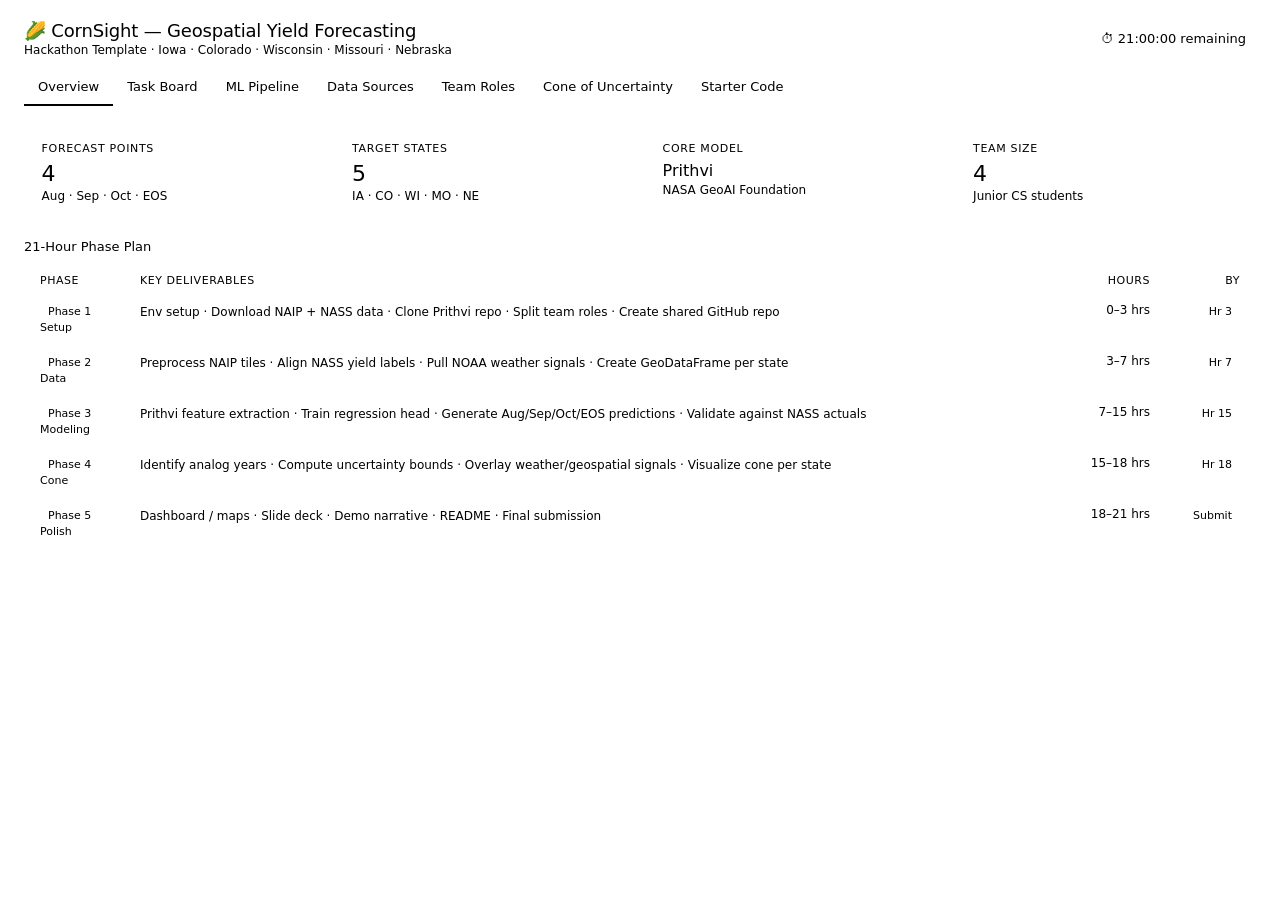
<file: corn_yield_hackathon_dashboard.html>
<!DOCTYPE html>
<html>
<head>
<meta charset="UTF-8">
<style>
  * { box-sizing: border-box; margin: 0; padding: 0; }
  body { font-family: var(--font-sans, system-ui, sans-serif); background: transparent; color: var(--color-text-primary); font-size: 14px; }

  .header { padding: 1.25rem 1.5rem 0.75rem; border-bottom: 0.5px solid var(--color-border-tertiary); display: flex; align-items: center; justify-content: space-between; flex-wrap: wrap; gap: 8px; }
  .header-title { font-size: 18px; font-weight: 500; letter-spacing: -0.01em; }
  .header-sub { font-size: 12px; color: var(--color-text-secondary); margin-top: 2px; }
  .timer { font-size: 13px; font-weight: 500; background: var(--color-background-warning); color: var(--color-text-warning); padding: 4px 10px; border-radius: 6px; }

  .tabs { display: flex; gap: 0; border-bottom: 0.5px solid var(--color-border-tertiary); padding: 0 1.5rem; overflow-x: auto; }
  .tab { padding: 10px 14px; font-size: 13px; cursor: pointer; border-bottom: 2px solid transparent; color: var(--color-text-secondary); white-space: nowrap; transition: color 0.15s; }
  .tab.active { color: var(--color-text-primary); border-bottom-color: var(--color-text-primary); font-weight: 500; }
  .tab:hover:not(.active) { color: var(--color-text-primary); }

  .panel { display: none; padding: 1.25rem 1.5rem; }
  .panel.active { display: block; }

  .grid2 { display: grid; grid-template-columns: repeat(auto-fit, minmax(280px, 1fr)); gap: 12px; }
  .grid3 { display: grid; grid-template-columns: repeat(auto-fit, minmax(180px, 1fr)); gap: 10px; }
  .grid4 { display: grid; grid-template-columns: repeat(auto-fit, minmax(140px, 1fr)); gap: 10px; }

  .card { background: var(--color-background-primary); border: 0.5px solid var(--color-border-tertiary); border-radius: 10px; padding: 1rem 1.1rem; }
  .card-label { font-size: 11px; color: var(--color-text-secondary); text-transform: uppercase; letter-spacing: 0.06em; margin-bottom: 6px; }
  .card-val { font-size: 22px; font-weight: 500; }
  .card-sub { font-size: 12px; color: var(--color-text-secondary); margin-top: 3px; }

  .section-head { font-size: 13px; font-weight: 500; color: var(--color-text-secondary); margin-bottom: 10px; margin-top: 1rem; }
  .section-head:first-child { margin-top: 0; }

  /* Phase timeline */
  .phase-row { display: grid; grid-template-columns: 90px 1fr 80px 80px; gap: 10px; align-items: start; padding: 10px 0; border-bottom: 0.5px solid var(--color-border-tertiary); }
  .phase-row:last-child { border-bottom: none; }
  .phase-label { font-size: 12px; font-weight: 500; }
  .phase-tasks { font-size: 12px; color: var(--color-text-secondary); line-height: 1.6; }
  .phase-hrs { font-size: 12px; color: var(--color-text-secondary); text-align: right; }
  .badge { display: inline-block; font-size: 11px; padding: 2px 8px; border-radius: 4px; font-weight: 500; }
  .badge-blue { background: var(--color-background-info); color: var(--color-text-info); }
  .badge-green { background: var(--color-background-success); color: var(--color-text-success); }
  .badge-amber { background: var(--color-background-warning); color: var(--color-text-warning); }
  .badge-red { background: var(--color-background-danger); color: var(--color-text-danger); }

  /* Task list */
  .task { display: flex; gap: 10px; align-items: flex-start; padding: 8px 0; border-bottom: 0.5px solid var(--color-border-tertiary); }
  .task:last-child { border-bottom: none; }
  .task input[type=checkbox] { margin-top: 2px; flex-shrink: 0; cursor: pointer; }
  .task-body { flex: 1; }
  .task-title { font-size: 13px; line-height: 1.4; }
  .task-title.done { text-decoration: line-through; color: var(--color-text-secondary); }
  .task-meta { font-size: 11px; color: var(--color-text-secondary); margin-top: 2px; }
  .task-owner { font-size: 11px; font-weight: 500; padding: 1px 7px; border-radius: 20px; border: 0.5px solid var(--color-border-secondary); color: var(--color-text-secondary); white-space: nowrap; }

  /* Data sources */
  .source-row { display: flex; align-items: center; gap: 10px; padding: 9px 0; border-bottom: 0.5px solid var(--color-border-tertiary); }
  .source-row:last-child { border-bottom: none; }
  .source-dot { width: 8px; height: 8px; border-radius: 50%; flex-shrink: 0; }
  .source-name { font-size: 13px; font-weight: 500; flex: 1; }
  .source-desc { font-size: 12px; color: var(--color-text-secondary); }
  .source-link { font-size: 12px; color: var(--color-text-info); cursor: pointer; text-decoration: underline; white-space: nowrap; }

  /* Architecture */
  .arch-layer { border: 0.5px solid var(--color-border-tertiary); border-radius: 8px; padding: 10px 12px; margin-bottom: 8px; }
  .arch-layer-title { font-size: 11px; font-weight: 500; text-transform: uppercase; letter-spacing: 0.06em; color: var(--color-text-secondary); margin-bottom: 8px; }
  .arch-chips { display: flex; flex-wrap: wrap; gap: 6px; }
  .chip { font-size: 12px; padding: 4px 10px; border-radius: 6px; border: 0.5px solid var(--color-border-secondary); color: var(--color-text-primary); background: var(--color-background-secondary); }
  .chip.highlight { border-color: var(--color-border-info); color: var(--color-text-info); background: var(--color-background-info); }
  .arch-arrow { text-align: center; font-size: 14px; color: var(--color-text-secondary); margin: -2px 0; }

  /* Team */
  .member { display: flex; align-items: center; gap: 12px; padding: 10px 0; border-bottom: 0.5px solid var(--color-border-tertiary); }
  .member:last-child { border-bottom: none; }
  .avatar { width: 36px; height: 36px; border-radius: 50%; display: flex; align-items: center; justify-content: center; font-size: 13px; font-weight: 500; flex-shrink: 0; }
  .member-info { flex: 1; }
  .member-name { font-size: 13px; font-weight: 500; }
  .member-role { font-size: 12px; color: var(--color-text-secondary); margin-top: 1px; }
  .member-tasks { font-size: 12px; color: var(--color-text-secondary); margin-top: 3px; line-height: 1.5; }

  /* Cone of uncertainty */
  .cone-step { display: flex; gap: 12px; align-items: flex-start; padding: 10px 0; border-bottom: 0.5px solid var(--color-border-tertiary); }
  .cone-step:last-child { border-bottom: none; }
  .cone-date { font-size: 12px; font-weight: 500; color: var(--color-text-info); background: var(--color-background-info); border-radius: 6px; padding: 3px 8px; white-space: nowrap; flex-shrink: 0; margin-top: 1px; }
  .cone-body { flex: 1; }
  .cone-title { font-size: 13px; font-weight: 500; }
  .cone-desc { font-size: 12px; color: var(--color-text-secondary); margin-top: 3px; line-height: 1.55; }

  .progress-bar { height: 4px; background: var(--color-border-tertiary); border-radius: 2px; margin-top: 8px; }
  .progress-fill { height: 4px; border-radius: 2px; background: var(--color-text-success); }

  .code-block { background: var(--color-background-secondary); border: 0.5px solid var(--color-border-tertiary); border-radius: 8px; padding: 12px 14px; font-family: var(--font-mono, monospace); font-size: 12px; line-height: 1.7; overflow-x: auto; color: var(--color-text-primary); margin-top: 6px; white-space: pre; }

  .btn { font-size: 12px; padding: 5px 12px; border: 0.5px solid var(--color-border-secondary); border-radius: 6px; background: transparent; color: var(--color-text-primary); cursor: pointer; transition: background 0.12s; }
  .btn:hover { background: var(--color-background-secondary); }
  .btn-primary { background: var(--color-text-primary); color: var(--color-background-primary); border-color: var(--color-text-primary); }
  .btn-primary:hover { opacity: 0.85; }
</style>
</head>
<body>

<div class="header">
  <div>
    <div class="header-title">🌽 CornSight — Geospatial Yield Forecasting</div>
    <div class="header-sub">Hackathon Template · Iowa · Colorado · Wisconsin · Missouri · Nebraska</div>
  </div>
  <div class="timer" id="timer">⏱ 21:00:00 remaining</div>
</div>

<div class="tabs">
  <div class="tab active" onclick="switchTab('overview')">Overview</div>
  <div class="tab" onclick="switchTab('tasks')">Task Board</div>
  <div class="tab" onclick="switchTab('pipeline')">ML Pipeline</div>
  <div class="tab" onclick="switchTab('data')">Data Sources</div>
  <div class="tab" onclick="switchTab('team')">Team Roles</div>
  <div class="tab" onclick="switchTab('cone')">Cone of Uncertainty</div>
  <div class="tab" onclick="switchTab('code')">Starter Code</div>
</div>

<!-- OVERVIEW -->
<div class="panel active" id="panel-overview">
  <div class="grid4" style="margin-bottom: 1.25rem;">
    <div class="card"><div class="card-label">Forecast Points</div><div class="card-val">4</div><div class="card-sub">Aug · Sep · Oct · EOS</div></div>
    <div class="card"><div class="card-label">Target States</div><div class="card-val">5</div><div class="card-sub">IA · CO · WI · MO · NE</div></div>
    <div class="card"><div class="card-label">Core Model</div><div class="card-val" style="font-size:16px;">Prithvi</div><div class="card-sub">NASA GeoAI Foundation</div></div>
    <div class="card"><div class="card-label">Team Size</div><div class="card-val">4</div><div class="card-sub">Junior CS students</div></div>
  </div>

  <div class="section-head">21-Hour Phase Plan</div>
  <div style="background: var(--color-background-primary); border: 0.5px solid var(--color-border-tertiary); border-radius: 10px; padding: 0 1rem;">
    <div class="phase-row" style="font-size:11px; font-weight:500; color:var(--color-text-secondary); text-transform:uppercase; letter-spacing:0.05em; padding-bottom:6px;">
      <div>Phase</div><div>Key Deliverables</div><div style="text-align:right">Hours</div><div style="text-align:right">By</div>
    </div>
    <div class="phase-row">
      <div class="phase-label"><span class="badge badge-blue">Phase 1</span><br><span style="font-size:11px; color:var(--color-text-secondary)">Setup</span></div>
      <div class="phase-tasks">Env setup · Download NAIP + NASS data · Clone Prithvi repo · Split team roles · Create shared GitHub repo</div>
      <div class="phase-hrs">0–3 hrs</div>
      <div class="phase-hrs"><span class="badge badge-blue">Hr 3</span></div>
    </div>
    <div class="phase-row">
      <div class="phase-label"><span class="badge badge-green">Phase 2</span><br><span style="font-size:11px; color:var(--color-text-secondary)">Data</span></div>
      <div class="phase-tasks">Preprocess NAIP tiles · Align NASS yield labels · Pull NOAA weather signals · Create GeoDataFrame per state</div>
      <div class="phase-hrs">3–7 hrs</div>
      <div class="phase-hrs"><span class="badge badge-green">Hr 7</span></div>
    </div>
    <div class="phase-row">
      <div class="phase-label"><span class="badge badge-amber">Phase 3</span><br><span style="font-size:11px; color:var(--color-text-secondary)">Modeling</span></div>
      <div class="phase-tasks">Prithvi feature extraction · Train regression head · Generate Aug/Sep/Oct/EOS predictions · Validate against NASS actuals</div>
      <div class="phase-hrs">7–15 hrs</div>
      <div class="phase-hrs"><span class="badge badge-amber">Hr 15</span></div>
    </div>
    <div class="phase-row">
      <div class="phase-label"><span class="badge badge-red">Phase 4</span><br><span style="font-size:11px; color:var(--color-text-secondary)">Cone</span></div>
      <div class="phase-tasks">Identify analog years · Compute uncertainty bounds · Overlay weather/geospatial signals · Visualize cone per state</div>
      <div class="phase-hrs">15–18 hrs</div>
      <div class="phase-hrs"><span class="badge badge-red">Hr 18</span></div>
    </div>
    <div class="phase-row">
      <div class="phase-label"><span class="badge" style="background:var(--color-background-secondary); color:var(--color-text-secondary);">Phase 5</span><br><span style="font-size:11px; color:var(--color-text-secondary)">Polish</span></div>
      <div class="phase-tasks">Dashboard / maps · Slide deck · Demo narrative · README · Final submission</div>
      <div class="phase-hrs">18–21 hrs</div>
      <div class="phase-hrs"><span class="badge badge-green">Submit</span></div>
    </div>
  </div>
</div>

<!-- TASKS -->
<div class="panel" id="panel-tasks">
  <div id="task-progress-bar" style="margin-bottom:1rem;"></div>
  <div id="task-list"></div>
</div>

<!-- PIPELINE -->
<div class="panel" id="panel-pipeline">
  <div class="section-head">ML Pipeline Architecture</div>

  <div class="arch-layer" style="border-color: var(--color-border-info);">
    <div class="arch-layer-title">① Raw Data Ingestion</div>
    <div class="arch-chips">
      <span class="chip highlight">NAIP Imagery (USDA)</span>
      <span class="chip highlight">NASS Corn Yield CSV</span>
      <span class="chip highlight">NOAA Weather Signals</span>
      <span class="chip">Cropland Data Layer (CDL)</span>
      <span class="chip">Elevation / Soil Data</span>
    </div>
  </div>
  <div class="arch-arrow">↓</div>
  <div class="arch-layer">
    <div class="arch-layer-title">② Preprocessing &amp; Alignment</div>
    <div class="arch-chips">
      <span class="chip">Reproject to EPSG:4326</span>
      <span class="chip">Tile NAIP to 224×224px</span>
      <span class="chip">Mask non-corn pixels (CDL)</span>
      <span class="chip">Normalize bands (RGB+NIR)</span>
      <span class="chip">Align to county boundaries</span>
      <span class="chip">Split by state + season</span>
    </div>
  </div>
  <div class="arch-arrow">↓</div>
  <div class="arch-layer" style="border-color: var(--color-border-success);">
    <div class="arch-layer-title">③ Prithvi Foundation Model (NASA)</div>
    <div class="arch-chips">
      <span class="chip highlight">prithvi-100M checkpoint</span>
      <span class="chip">Masked Autoencoder backbone</span>
      <span class="chip">Multi-temporal inputs (Aug/Sep/Oct)</span>
      <span class="chip">Frozen encoder + fine-tune head</span>
    </div>
  </div>
  <div class="arch-arrow">↓</div>
  <div class="arch-layer">
    <div class="arch-layer-title">④ Feature Engineering + Fusion</div>
    <div class="arch-chips">
      <span class="chip">Prithvi spatial embeddings</span>
      <span class="chip">NDVI time-series features</span>
      <span class="chip">GDD (Growing Degree Days)</span>
      <span class="chip">Precipitation anomalies</span>
      <span class="chip">Analog year similarity score</span>
    </div>
  </div>
  <div class="arch-arrow">↓</div>
  <div class="arch-layer" style="border-color: var(--color-border-warning);">
    <div class="arch-layer-title">⑤ Regression Head &amp; Forecast Output</div>
    <div class="arch-chips">
      <span class="chip highlight">Ridge / XGBoost regressor</span>
      <span class="chip">Per-state, per-date predictions</span>
      <span class="chip">Aug 1 · Sep 1 · Oct 1 · EOS</span>
      <span class="chip">Cone of uncertainty bounds</span>
      <span class="chip">bu/acre output per county</span>
    </div>
  </div>
  <div class="arch-arrow">↓</div>
  <div class="arch-layer">
    <div class="arch-layer-title">⑥ Visualization &amp; Deliverable</div>
    <div class="arch-chips">
      <span class="chip">Folium / GeoPandas choropleth</span>
      <span class="chip">Yield forecast time-series plot</span>
      <span class="chip">Cone of uncertainty ribbon chart</span>
      <span class="chip">State-level summary table</span>
    </div>
  </div>
</div>

<!-- DATA SOURCES -->
<div class="panel" id="panel-data">
  <div class="section-head">Primary Data Sources</div>
  <div style="background: var(--color-background-primary); border: 0.5px solid var(--color-border-tertiary); border-radius: 10px; padding: 0 1rem;">
    <div class="source-row">
      <div class="source-dot" style="background:#3B8BD4;"></div>
      <div class="source-name">NAIP Imagery</div>
      <div class="source-desc">4-band aerial (RGB+NIR), 1m resolution, county-level tiles</div>
      <div class="source-link" onclick="window.open('https://nassgeodata.gmu.edu/NaipMapper/')">Open ↗</div>
    </div>
    <div class="source-row">
      <div class="source-dot" style="background:#1D9E75;"></div>
      <div class="source-name">NASS Quick Stats</div>
      <div class="source-desc">Historical corn-for-grain yields by county, state, year (bu/acre)</div>
      <div class="source-link" onclick="window.open('https://quickstats.nass.usda.gov/')">Open ↗</div>
    </div>
    <div class="source-row">
      <div class="source-dot" style="background:#EF9F27;"></div>
      <div class="source-name">NASA Prithvi Model</div>
      <div class="source-desc">GeoAI foundation model weights + HuggingFace config</div>
      <div class="source-link" onclick="window.open('https://huggingface.co/ibm-nasa-geospatial/Prithvi-100M')">Open ↗</div>
    </div>
    <div class="source-row">
      <div class="source-dot" style="background:#E24B4A;"></div>
      <div class="source-name">NOAA Climate Data</div>
      <div class="source-desc">Temperature, precipitation, GDD by weather station, 1950–present</div>
      <div class="source-link" onclick="window.open('https://www.ncei.noaa.gov/cdo-web/')">Open ↗</div>
    </div>
    <div class="source-row">
      <div class="source-dot" style="background:#7F77DD;"></div>
      <div class="source-name">USDA Cropland Data Layer</div>
      <div class="source-desc">30m raster crop type masks — use to isolate corn pixels</div>
      <div class="source-link" onclick="window.open('https://nassgeodata.gmu.edu/CropScape/')">Open ↗</div>
    </div>
    <div class="source-row">
      <div class="source-dot" style="background:#888780;"></div>
      <div class="source-name">HLS Sentinel-2 / Landsat</div>
      <div class="source-desc">NASA Harmonized Landsat Sentinel: multi-temporal satellite imagery</div>
      <div class="source-link" onclick="window.open('https://lpdaac.usgs.gov/products/hlss30v002/')">Open ↗</div>
    </div>
  </div>

  <div class="section-head" style="margin-top:1.25rem;">Key Python Packages</div>
  <div class="grid3">
    <div class="card" style="padding:0.75rem 1rem;">
      <div class="card-label">Geospatial</div>
      <div style="font-size:12px; color:var(--color-text-primary); line-height:1.7;">geopandas · rasterio<br>shapely · pyproj<br>folium · earthpy</div>
    </div>
    <div class="card" style="padding:0.75rem 1rem;">
      <div class="card-label">ML / Model</div>
      <div style="font-size:12px; color:var(--color-text-primary); line-height:1.7;">torch · transformers<br>huggingface-hub<br>xgboost · scikit-learn</div>
    </div>
    <div class="card" style="padding:0.75rem 1rem;">
      <div class="card-label">Data / Viz</div>
      <div style="font-size:12px; color:var(--color-text-primary); line-height:1.7;">pandas · numpy<br>matplotlib · seaborn<br>requests · tqdm</div>
    </div>
  </div>
</div>

<!-- TEAM -->
<div class="panel" id="panel-team">
  <div class="section-head">Suggested Role Split (4 people, 21 hours)</div>
  <div style="background: var(--color-background-primary); border: 0.5px solid var(--color-border-tertiary); border-radius: 10px; padding: 0 1rem;">
    <div class="member">
      <div class="avatar" style="background:var(--color-background-info); color:var(--color-text-info);">A</div>
      <div class="member-info">
        <div class="member-name">Person A — Data Engineer</div>
        <div class="member-role">Data acquisition, preprocessing, CDL masking</div>
        <div class="member-tasks">↳ Download NAIP + NASS + NOAA · Reproject &amp; tile imagery · Build county-level GeoDataFrames · Export clean train/test splits</div>
      </div>
    </div>
    <div class="member">
      <div class="avatar" style="background:var(--color-background-success); color:var(--color-text-success);">B</div>
      <div class="member-info">
        <div class="member-name">Person B — ML Engineer</div>
        <div class="member-role">Prithvi model setup, feature extraction, regression head</div>
        <div class="member-tasks">↳ Load Prithvi checkpoint · Extract embeddings from tiles · Train XGBoost regressor · Evaluate vs NASS actuals per forecast date</div>
      </div>
    </div>
    <div class="member">
      <div class="avatar" style="background:var(--color-background-warning); color:var(--color-text-warning);">C</div>
      <div class="member-info">
        <div class="member-name">Person C — Analog Year + Uncertainty</div>
        <div class="member-role">Cone of uncertainty, analog year identification, weather signals</div>
        <div class="member-tasks">↳ Compute GDD / precipitation features · Find analog years via cosine similarity · Build uncertainty bounds · Construct cone ribbon per state</div>
      </div>
    </div>
    <div class="member">
      <div class="avatar" style="background:var(--color-background-danger); color:var(--color-text-danger);">D</div>
      <div class="member-info">
        <div class="member-name">Person D — Viz + Presentation</div>
        <div class="member-role">Maps, charts, slide deck, demo narrative</div>
        <div class="member-tasks">↳ Folium choropleth maps per state · Forecast time-series plots · Cone ribbon charts · Build slide deck + README · Practice 3-min demo</div>
      </div>
    </div>
  </div>
  <div class="card" style="margin-top:1rem; background:var(--color-background-secondary);">
    <div class="card-label">Sync Points (everyone)</div>
    <div style="font-size:12px; color:var(--color-text-primary); line-height:1.8; margin-top:4px;">
      ✓ Hr 0 — Kickoff: agree on file structure, GitHub repo, data format spec<br>
      ✓ Hr 3 — Data check-in: confirm A has clean data A+B can use immediately<br>
      ✓ Hr 7 — Model check-in: B shows first predictions, C shows weather features<br>
      ✓ Hr 15 — Integration: merge model output + cone + maps<br>
      ✓ Hr 19 — Rehearsal: dry-run full demo, lock slides
    </div>
  </div>
</div>

<!-- CONE OF UNCERTAINTY -->
<div class="panel" id="panel-cone">
  <div class="section-head">Cone of Uncertainty — Forecast Timeline</div>
  <div style="background: var(--color-background-primary); border: 0.5px solid var(--color-border-tertiary); border-radius: 10px; padding: 0 1rem;">
    <div class="cone-step">
      <div class="cone-date">Aug 1</div>
      <div class="cone-body">
        <div class="cone-title">Early-Season Estimate — Widest Uncertainty</div>
        <div class="cone-desc">Inputs: NAIP July imagery · CDL corn mask · June–July GDD · precipitation anomaly vs 30-yr avg · NDVI from HLS. Analog year search: find years with similar June–July weather profile. Output: preliminary bu/acre range per state, wide confidence interval (±25%).</div>
      </div>
    </div>
    <div class="cone-step">
      <div class="cone-date">Sep 1</div>
      <div class="cone-body">
        <div class="cone-title">Mid-Season Update — Cone Narrows</div>
        <div class="cone-desc">Add August satellite imagery, silking/pollination stress signals, updated weather actuals. Recalculate analog year weights (penalize poor-fit years). Update regression model with new features. Confidence interval tightens to ±15%.</div>
      </div>
    </div>
    <div class="cone-step">
      <div class="cone-date">Oct 1</div>
      <div class="cone-body">
        <div class="cone-title">Late-Season — Near-Final Forecast</div>
        <div class="cone-desc">Dough/dent stage visible in imagery. Most weather uncertainty resolved. Analog years largely settled. Strong correlation with final NASS report. Confidence interval ±8%. State-level forecasts highly differentiated.</div>
      </div>
    </div>
    <div class="cone-step">
      <div class="cone-date">EOS</div>
      <div class="cone-body">
        <div class="cone-title">End-of-Season — Final Estimate vs NASS</div>
        <div class="cone-desc">Post-harvest NAIP if available, or final growing-season composite. Compare final model prediction to NASS published yield. Calculate RMSE and % error vs NASS. Cone collapses to near-point — benchmark for model accuracy.</div>
      </div>
    </div>
  </div>

  <div class="section-head" style="margin-top:1.25rem;">Analog Year Algorithm (simplified)</div>
  <div class="code-block">def find_analog_years(target_weather, historical_df, n=5):
    """Find years most similar to current season weather profile."""
    features = ['jun_gdd', 'jul_gdd', 'aug_gdd',
                'jun_precip_anom', 'jul_precip_anom', 'aug_precip_anom']
    X = historical_df[features].values
    target = target_weather[features].values.reshape(1, -1)
    # Cosine similarity across all historical years
    sims = cosine_similarity(target, X)[0]
    top_idx = np.argsort(sims)[::-1][:n]
    return historical_df.iloc[top_idx][['year', 'yield_bu_acre']].copy()</div>
</div>

<!-- STARTER CODE -->
<div class="panel" id="panel-code">
  <div class="section-head">Project Structure</div>
  <div class="code-block">cornsight/
├── data/
│   ├── raw/          # NAIP tiles, NASS CSV, NOAA weather
│   ├── processed/    # Aligned, masked, normalized
│   └── features/     # Feature matrices per state/date
├── notebooks/
│   ├── 01_data_prep.ipynb
│   ├── 02_prithvi_features.ipynb
│   ├── 03_train_forecast.ipynb
│   └── 04_cone_uncertainty.ipynb
├── src/
│   ├── data_utils.py
│   ├── prithvi_extractor.py
│   ├── forecaster.py
│   ├── analog_years.py
│   └── visualize.py
├── outputs/
│   └── maps/, charts/, forecasts/
└── requirements.txt</div>

  <div class="section-head" style="margin-top:1rem;">Prithvi Feature Extraction</div>
  <div class="code-block">from transformers import AutoModel
import torch, rasterio
import numpy as np

def load_prithvi(device="cpu"):
    model = AutoModel.from_pretrained(
        "ibm-nasa-geospatial/Prithvi-100M",
        trust_remote_code=True
    ).to(device).eval()
    return model

def extract_features(model, naip_tile_path, device="cpu"):
    """Extract spatial embeddings from a single NAIP tile."""
    with rasterio.open(naip_tile_path) as src:
        # NAIP: bands 1=R, 2=G, 3=B, 4=NIR
        img = src.read().astype(np.float32)  # (4, H, W)
    # Normalize per-band
    img = (img - img.mean(axis=(1,2), keepdims=True)) / \
          (img.std(axis=(1,2), keepdims=True) + 1e-6)
    tensor = torch.tensor(img).unsqueeze(0).to(device)  # (1,4,H,W)
    with torch.no_grad():
        out = model(pixel_values=tensor)
    # Mean-pool patch embeddings → fixed-dim feature vector
    return out.last_hidden_state.mean(dim=1).squeeze().cpu().numpy()</div>

  <div class="section-head" style="margin-top:1rem;">Quick NASS Data Pull</div>
  <div class="code-block">import requests, pandas as pd

NASS_KEY = "YOUR_API_KEY"  # Register at quickstats.nass.usda.gov
STATES = {"IA":"19","CO":"08","WI":"55","MO":"29","NE":"31"}

def get_nass_yields(state_fips, year_start=2010, year_end=2023):
    params = {
        "key": NASS_KEY,
        "source_desc": "SURVEY",
        "sector_desc": "CROPS",
        "commodity_desc": "CORN",
        "statisticcat_desc": "YIELD",
        "unit_desc": "BU / ACRE",
        "agg_level_desc": "COUNTY",
        "state_fips_code": state_fips,
        "year__GE": year_start,
        "year__LE": year_end,
        "format": "JSON"
    }
    r = requests.get("https://quickstats.nass.usda.gov/api/api_GET/", params=params)
    data = r.json().get("data", [])
    return pd.DataFrame(data)[["year","county_name","Value"]] \
             .rename(columns={"Value":"yield_bu_acre"}) \
             .assign(yield_bu_acre=lambda d: pd.to_numeric(d.yield_bu_acre, errors="coerce"))</div>

  <div class="section-head" style="margin-top:1rem;">Install Requirements</div>
  <div class="code-block">pip install torch transformers huggingface_hub
pip install geopandas rasterio earthpy shapely pyproj
pip install xgboost scikit-learn pandas numpy
pip install folium matplotlib seaborn tqdm requests</div>
</div>

<script>
// Timer
const startMs = Date.now();
const totalSecs = 21 * 3600;
function updateTimer() {
  const elapsed = Math.floor((Date.now() - startMs) / 1000);
  const rem = Math.max(0, totalSecs - elapsed);
  const h = Math.floor(rem / 3600).toString().padStart(2,'0');
  const m = Math.floor((rem % 3600) / 60).toString().padStart(2,'0');
  const s = (rem % 60).toString().padStart(2,'0');
  document.getElementById('timer').textContent = `⏱ ${h}:${m}:${s} remaining`;
}
setInterval(updateTimer, 1000);

// Tabs
function switchTab(id) {
  document.querySelectorAll('.tab').forEach(t => t.classList.remove('active'));
  document.querySelectorAll('.panel').forEach(p => p.classList.remove('active'));
  event.target.classList.add('active');
  document.getElementById('panel-' + id).classList.add('active');
}

// Tasks
const tasks = [
  { id:1, phase:'Setup', title:'Create GitHub repo, agree on branch strategy', owner:'Everyone', hrs:'0-1', done:false },
  { id:2, phase:'Setup', title:'Set up Python environment + install packages', owner:'A', hrs:'0-1', done:false },
  { id:3, phase:'Setup', title:'Register NASS API key and test data pull', owner:'A', hrs:'0-2', done:false },
  { id:4, phase:'Setup', title:'Download Prithvi model weights from HuggingFace', owner:'B', hrs:'0-2', done:false },
  { id:5, phase:'Setup', title:'Agree on county list and data schema', owner:'Everyone', hrs:'2-3', done:false },
  { id:6, phase:'Data', title:'Download NAIP tiles for all 5 states', owner:'A', hrs:'3-5', done:false },
  { id:7, phase:'Data', title:'Pull NASS county yield data (2010–2023)', owner:'A', hrs:'3-4', done:false },
  { id:8, phase:'Data', title:'Download CDL rasters for corn masking', owner:'A', hrs:'4-5', done:false },
  { id:9, phase:'Data', title:'Pull NOAA weather data (GDD, precip) per state', owner:'C', hrs:'3-5', done:false },
  { id:10, phase:'Data', title:'Reproject and tile NAIP to 224×224 patches', owner:'A', hrs:'5-7', done:false },
  { id:11, phase:'Data', title:'Mask non-corn pixels using CDL', owner:'A', hrs:'5-7', done:false },
  { id:12, phase:'Data', title:'Build county-level GeoDataFrames', owner:'A', hrs:'6-7', done:false },
  { id:13, phase:'Model', title:'Run Prithvi feature extraction on all tiles', owner:'B', hrs:'7-10', done:false },
  { id:14, phase:'Model', title:'Compute NDVI features from NAIP NIR band', owner:'B', hrs:'7-9', done:false },
  { id:15, phase:'Model', title:'Engineer GDD + precip anomaly features', owner:'C', hrs:'7-9', done:false },
  { id:16, phase:'Model', title:'Merge spatial embeddings + weather features per county', owner:'B', hrs:'9-11', done:false },
  { id:17, phase:'Model', title:'Train XGBoost regressor on 2010–2020 data', owner:'B', hrs:'11-13', done:false },
  { id:18, phase:'Model', title:'Generate Aug/Sep/Oct/EOS predictions per state', owner:'B', hrs:'13-15', done:false },
  { id:19, phase:'Model', title:'Validate predictions vs NASS actuals (RMSE, R²)', owner:'B', hrs:'14-15', done:false },
  { id:20, phase:'Cone', title:'Implement analog year cosine similarity search', owner:'C', hrs:'15-16', done:false },
  { id:21, phase:'Cone', title:'Compute uncertainty bounds from analog outcomes', owner:'C', hrs:'16-17', done:false },
  { id:22, phase:'Cone', title:'Build cone ribbon per state × forecast date', owner:'C', hrs:'17-18', done:false },
  { id:23, phase:'Viz', title:'Create Folium choropleth maps per state', owner:'D', hrs:'15-17', done:false },
  { id:24, phase:'Viz', title:'Plot forecast time-series with cone overlay', owner:'D', hrs:'17-19', done:false },
  { id:25, phase:'Viz', title:'Build slide deck (problem → method → results)', owner:'D', hrs:'18-20', done:false },
  { id:26, phase:'Viz', title:'Write README with setup instructions', owner:'D', hrs:'19-20', done:false },
  { id:27, phase:'Final', title:'Full dry-run demo (everyone)', owner:'Everyone', hrs:'19-20', done:false },
  { id:28, phase:'Final', title:'Final polish and submission', owner:'Everyone', hrs:'20-21', done:false },
];

const phaseColors = { Setup:'badge-blue', Data:'badge-green', Model:'badge-amber', Cone:'badge-red', Viz:'badge-blue', Final:'badge-green' };

function renderTasks() {
  const done = tasks.filter(t => t.done).length;
  const pct = Math.round(done / tasks.length * 100);
  document.getElementById('task-progress-bar').innerHTML = `
    <div style="display:flex;justify-content:space-between;align-items:center;margin-bottom:6px;">
      <span style="font-size:13px;font-weight:500;">Progress</span>
      <span style="font-size:12px;color:var(--color-text-secondary);">${done}/${tasks.length} tasks done</span>
    </div>
    <div class="progress-bar"><div class="progress-fill" style="width:${pct}%"></div></div>
  `;

  let html = '';
  let lastPhase = '';
  tasks.forEach(t => {
    if (t.phase !== lastPhase) {
      html += `<div style="font-size:11px;font-weight:500;text-transform:uppercase;letter-spacing:0.06em;color:var(--color-text-secondary);padding:12px 0 4px;">${t.phase}</div>`;
      lastPhase = t.phase;
    }
    html += `<div class="task">
      <input type="checkbox" id="t${t.id}" ${t.done ? 'checked' : ''} onchange="toggleTask(${t.id})">
      <div class="task-body">
        <div class="task-title${t.done ? ' done' : ''}">${t.title}</div>
        <div class="task-meta">Hr ${t.hrs} · <span class="task-owner">${t.owner}</span></div>
      </div>
    </div>`;
  });
  document.getElementById('task-list').innerHTML = html;
}

function toggleTask(id) {
  const t = tasks.find(x => x.id === id);
  if (t) t.done = document.getElementById('t' + id).checked;
  renderTasks();
}

renderTasks();
</script>
</body>
</html>
</file>
